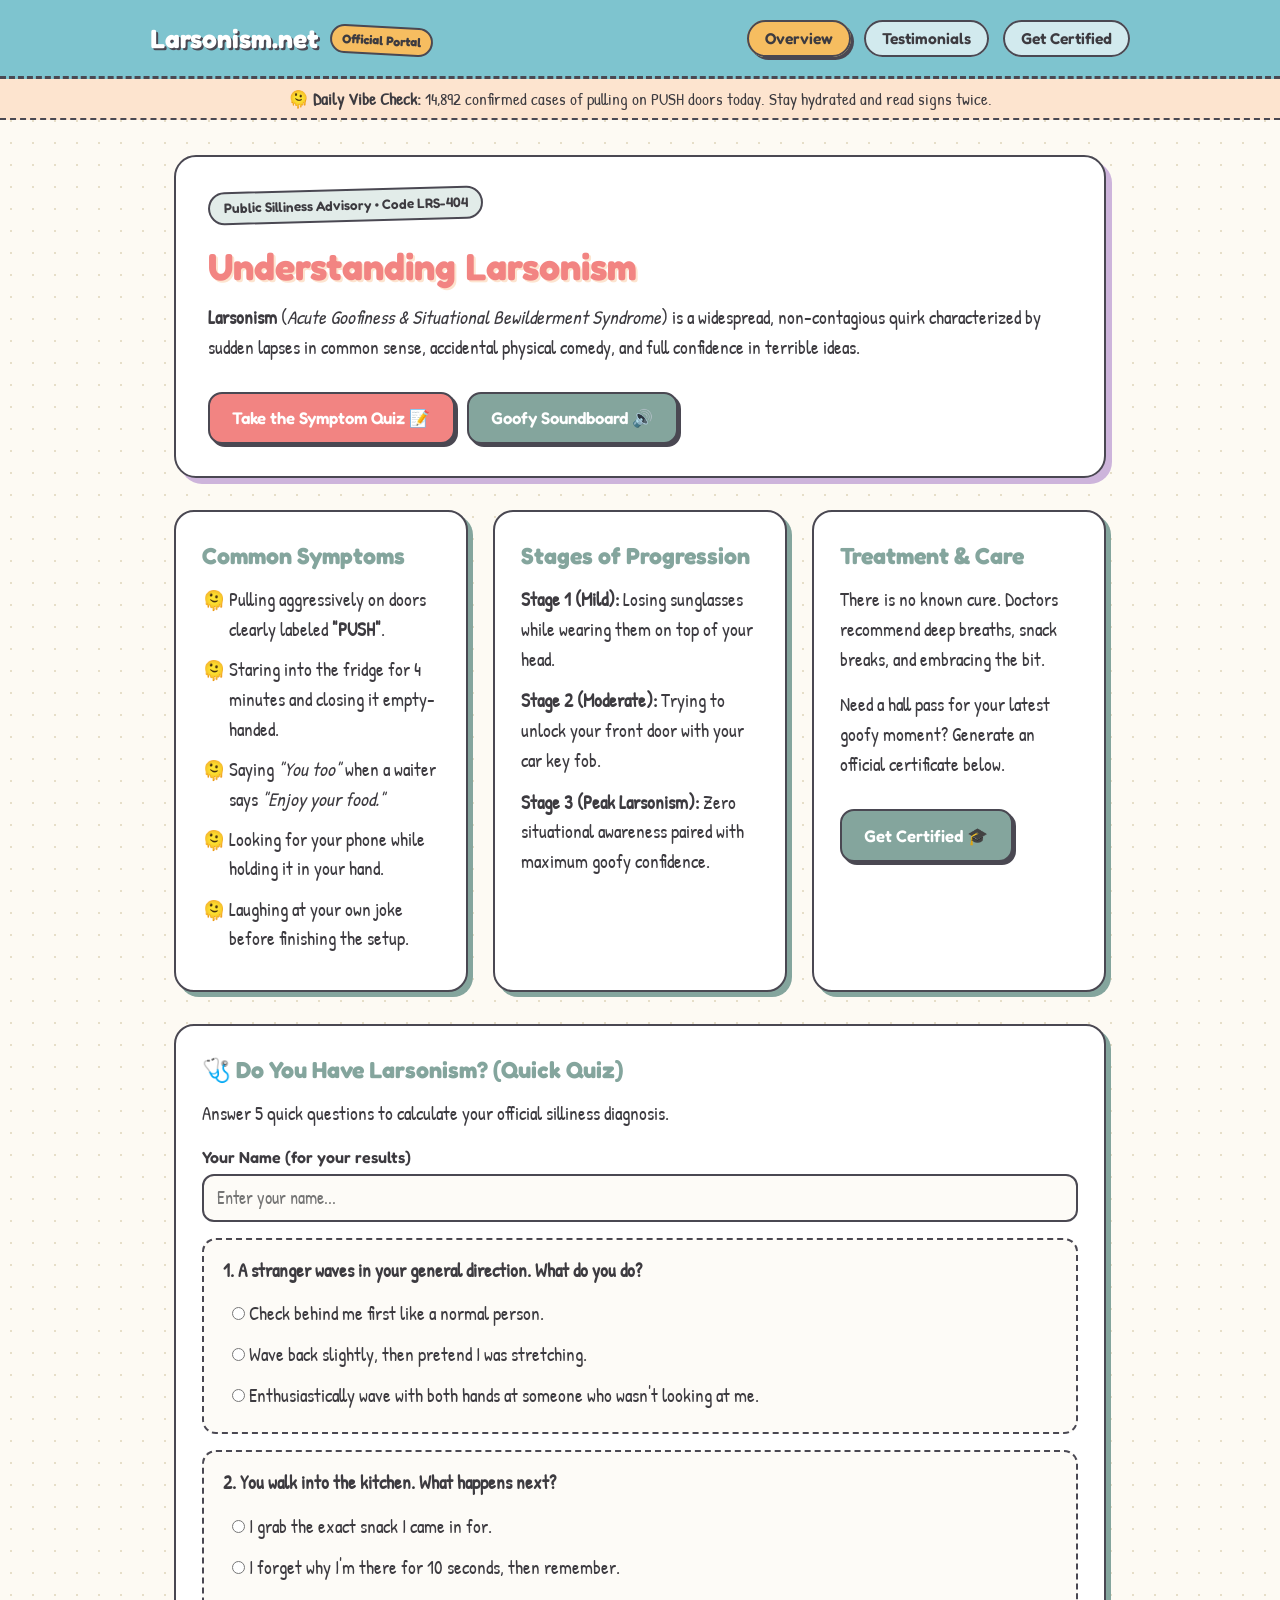
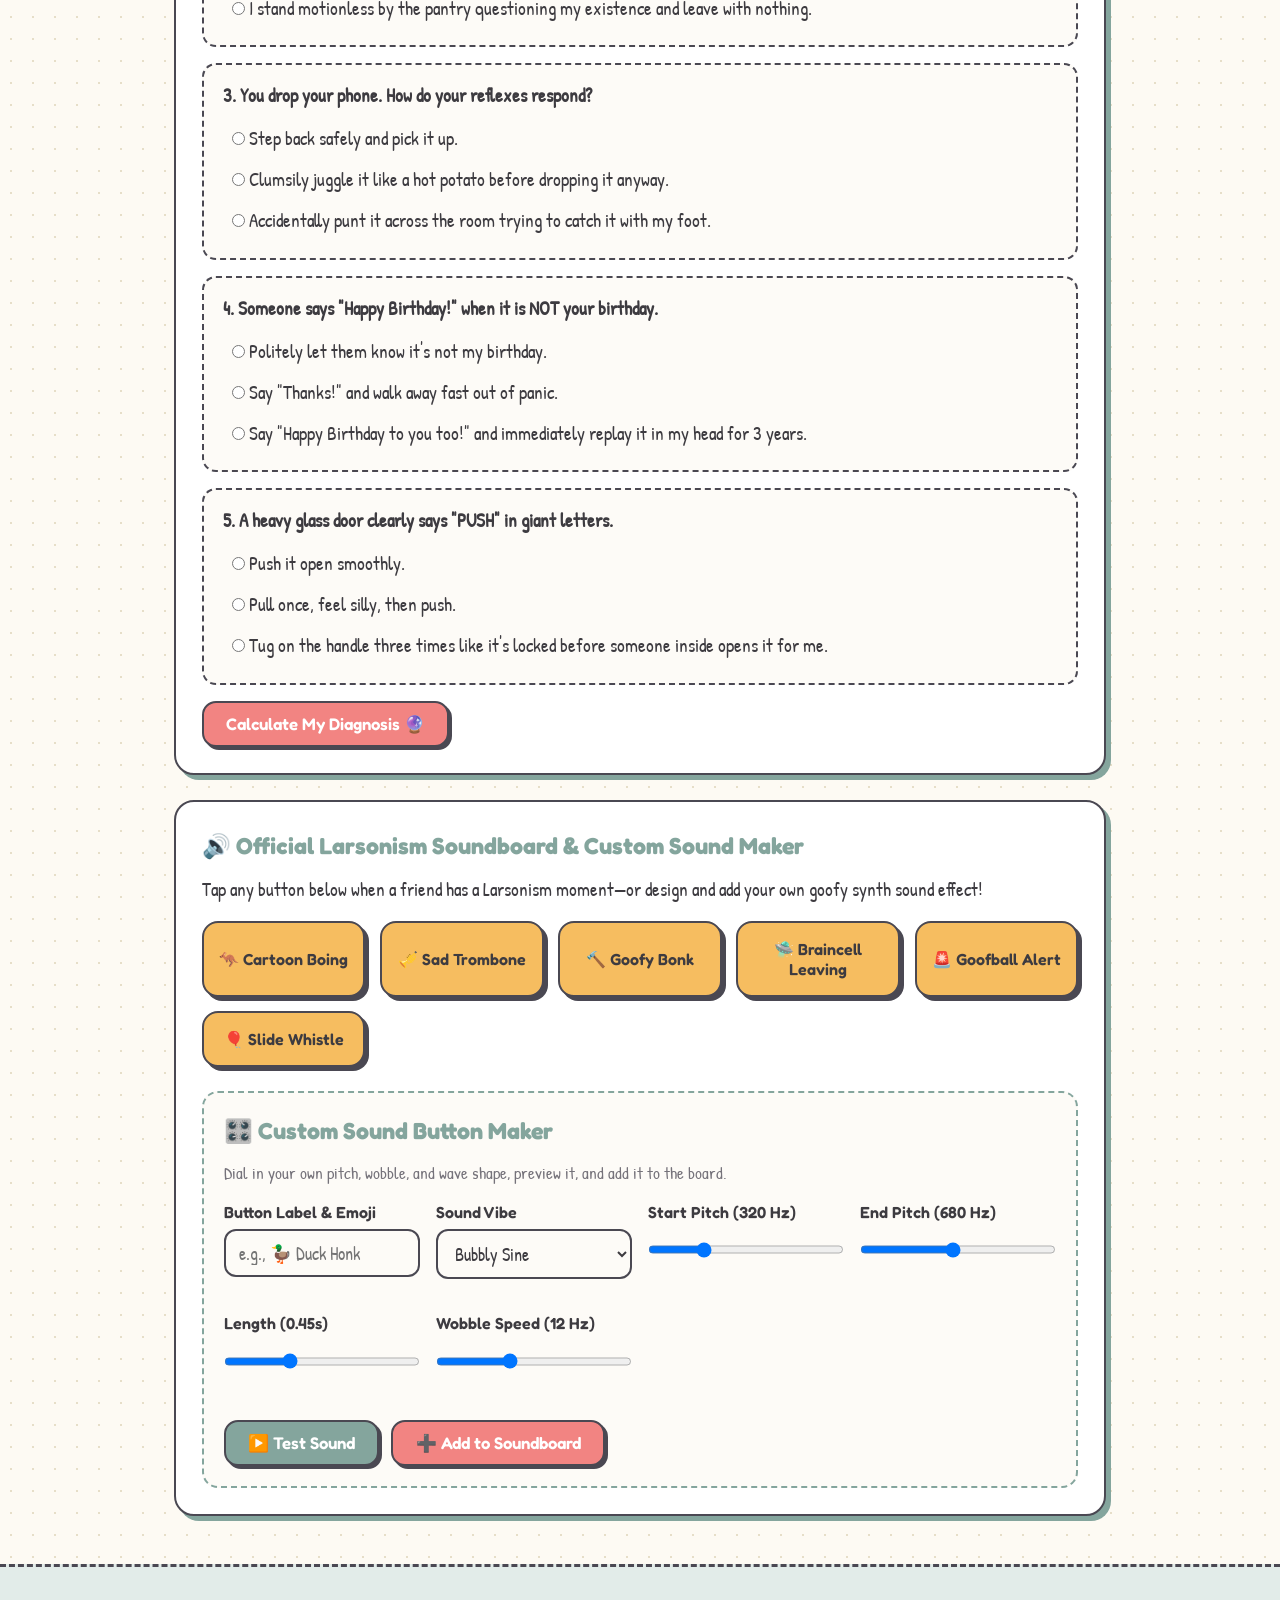
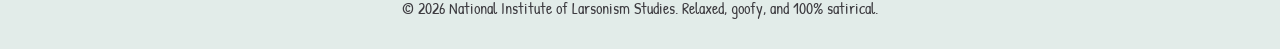
<file: index.html>
<!DOCTYPE html>
<html lang="en">
<head>
  <meta charset="UTF-8">
  <meta name="viewport" content="width=device-width, initial-scale=1.0">
  <title>Larsonism Research Institute | Home</title>
  <link rel="stylesheet" href="style.css?v=3">
</head>
<body>

  <header>
    <div class="nav-container">
      <a href="index.html" class="logo">Larsonism.net <span>Official Portal</span></a>
      <nav>
        <a href="index.html" class="active">Overview</a>
        <a href="testimonials.html">Testimonials</a>
        <a href="certificate.html">Get Certified</a>
      </nav>
    </div>
  </header>

  <div class="ticker-bar">
    🫠 <strong>Daily Vibe Check:</strong> 14,892 confirmed cases of pulling on PUSH doors today. Stay hydrated and read signs twice.
  </div>

  <main>
    <section class="hero">
      <span class="badge">Public Silliness Advisory • Code LRS-404</span>
      <h1>Understanding Larsonism</h1>
      <p>
        <strong>Larsonism</strong> (<em>Acute Goofiness &amp; Situational Bewilderment Syndrome</em>) is a widespread, non-contagious quirk characterized by sudden lapses in common sense, accidental physical comedy, and full confidence in terrible ideas.
      </p>
      <br>
      <a href="#quizSection" class="btn btn-accent">Take the Symptom Quiz 📝</a>
      <a href="#soundboardSection" class="btn" style="margin-left: 0.5rem;">Goofy Soundboard 🔊</a>
    </section>

    <div class="grid">
      <div class="card">
        <h3>Common Symptoms</h3>
        <ul class="symptoms">
          <li>Pulling aggressively on doors clearly labeled <strong>"PUSH"</strong>.</li>
          <li>Staring into the fridge for 4 minutes and closing it empty-handed.</li>
          <li>Saying <em>"You too"</em> when a waiter says <em>"Enjoy your food."</em></li>
          <li>Looking for your phone while holding it in your hand.</li>
          <li>Laughing at your own joke before finishing the setup.</li>
        </ul>
      </div>

      <div class="card">
        <h3>Stages of Progression</h3>
        <p style="margin-bottom: 0.75rem;"><strong>Stage 1 (Mild):</strong> Losing sunglasses while wearing them on top of your head.</p>
        <p style="margin-bottom: 0.75rem;"><strong>Stage 2 (Moderate):</strong> Trying to unlock your front door with your car key fob.</p>
        <p><strong>Stage 3 (Peak Larsonism):</strong> Zero situational awareness paired with maximum goofy confidence.</p>
      </div>

      <div class="card">
        <h3>Treatment &amp; Care</h3>
        <p style="margin-bottom: 1rem;">
          There is no known cure. Doctors recommend deep breaths, snack breaks, and embracing the bit.
        </p>
        <p>
          Need a hall pass for your latest goofy moment? Generate an official certificate below.
        </p>
        <br>
        <a href="certificate.html" class="btn">Get Certified 🎓</a>
      </div>
    </div>

    <!-- Interactive Symptom Quiz -->
    <section class="card" id="quizSection">
      <h2>🩺 Do You Have Larsonism? (Quick Quiz)</h2>
      <p style="margin-bottom: 1rem;">Answer 5 quick questions to calculate your official silliness diagnosis.</p>

      <form id="larsonQuiz">
        <div class="form-group">
          <label for="quizUserName">Your Name (for your results)</label>
          <input type="text" id="quizUserName" placeholder="Enter your name..." required>
        </div>

        <div class="quiz-question">
          <p>1. A stranger waves in your general direction. What do you do?</p>
          <div class="quiz-options">
            <label><input type="radio" name="q1" value="0" required> Check behind me first like a normal person.</label>
            <label><input type="radio" name="q1" value="1"> Wave back slightly, then pretend I was stretching.</label>
            <label><input type="radio" name="q1" value="2"> Enthusiastically wave with both hands at someone who wasn't looking at me.</label>
          </div>
        </div>

        <div class="quiz-question">
          <p>2. You walk into the kitchen. What happens next?</p>
          <div class="quiz-options">
            <label><input type="radio" name="q2" value="0" required> I grab the exact snack I came in for.</label>
            <label><input type="radio" name="q2" value="1"> I forget why I'm there for 10 seconds, then remember.</label>
            <label><input type="radio" name="q2" value="2"> I stand motionless by the pantry questioning my existence and leave with nothing.</label>
          </div>
        </div>

        <div class="quiz-question">
          <p>3. You drop your phone. How do your reflexes respond?</p>
          <div class="quiz-options">
            <label><input type="radio" name="q3" value="0" required> Step back safely and pick it up.</label>
            <label><input type="radio" name="q3" value="1"> Clumsily juggle it like a hot potato before dropping it anyway.</label>
            <label><input type="radio" name="q3" value="2"> Accidentally punt it across the room trying to catch it with my foot.</label>
          </div>
        </div>

        <div class="quiz-question">
          <p>4. Someone says "Happy Birthday!" when it is NOT your birthday.</p>
          <div class="quiz-options">
            <label><input type="radio" name="q4" value="0" required> Politely let them know it's not my birthday.</label>
            <label><input type="radio" name="q4" value="1"> Say "Thanks!" and walk away fast out of panic.</label>
            <label><input type="radio" name="q4" value="2"> Say "Happy Birthday to you too!" and immediately replay it in my head for 3 years.</label>
          </div>
        </div>

        <div class="quiz-question">
          <p>5. A heavy glass door clearly says "PUSH" in giant letters.</p>
          <div class="quiz-options">
            <label><input type="radio" name="q5" value="0" required> Push it open smoothly.</label>
            <label><input type="radio" name="q5" value="1"> Pull once, feel silly, then push.</label>
            <label><input type="radio" name="q5" value="2"> Tug on the handle three times like it's locked before someone inside opens it for me.</label>
          </div>
        </div>

        <button type="submit" class="btn btn-accent">Calculate My Diagnosis 🔮</button>
      </form>

      <div class="quiz-result-box" id="quizResult">
        <h3 id="resultTitle" style="color: var(--primary); margin-bottom: 0.4rem;"></h3>
        <p id="resultDesc" style="margin-bottom: 1rem;"></p>
        <a id="claimCertLink" href="certificate.html" class="btn">Claim My Official Certificate 📜</a>
      </div>
    </section>

    <!-- Goofy Soundboard + Custom Sound Maker -->
    <section class="card" id="soundboardSection">
      <h2>🔊 Official Larsonism Soundboard &amp; Custom Sound Maker</h2>
      <p>Tap any button below when a friend has a Larsonism moment—or design and add your own goofy synth sound effect!</p>

      <div class="sound-grid" id="soundGrid">
        <button type="button" class="sound-btn" onclick="playPreset('boing')">🦘 Cartoon Boing</button>
        <button type="button" class="sound-btn" onclick="playPreset('sadTrombone')">🎺 Sad Trombone</button>
        <button type="button" class="sound-btn" onclick="playPreset('bonk')">🔨 Goofy Bonk</button>
        <button type="button" class="sound-btn" onclick="playPreset('ufo')">🛸 Braincell Leaving</button>
        <button type="button" class="sound-btn" onclick="playPreset('alert')">🚨 Goofball Alert</button>
        <button type="button" class="sound-btn" onclick="playPreset('slideUp')">🎈 Slide Whistle</button>
      </div>

      <div class="maker-panel">
        <h3>🎛️ Custom Sound Button Maker</h3>
        <p style="font-size: 1.05rem; color: var(--muted);">Dial in your own pitch, wobble, and wave shape, preview it, and add it to the board.</p>

        <div class="maker-controls">
          <div class="form-group">
            <label for="customSoundName">Button Label &amp; Emoji</label>
            <input type="text" id="customSoundName" placeholder="e.g., 🦆 Duck Honk" maxlength="24">
          </div>
          <div class="form-group">
            <label for="waveType">Sound Vibe</label>
            <select id="waveType">
              <option value="sine">Bubbly Sine</option>
              <option value="triangle">Soft Kazoo (Triangle)</option>
              <option value="sawtooth">Buzzy Horn (Sawtooth)</option>
              <option value="square">8-Bit Retro (Square)</option>
            </select>
          </div>
          <div class="form-group">
            <label for="startFreq">Start Pitch (<span id="startFreqVal">320</span> Hz)</label>
            <input type="range" id="startFreq" min="80" max="1200" value="320" oninput="document.getElementById('startFreqVal').textContent=this.value">
          </div>
          <div class="form-group">
            <label for="endFreq">End Pitch (<span id="endFreqVal">680</span> Hz)</label>
            <input type="range" id="endFreq" min="60" max="1400" value="680" oninput="document.getElementById('endFreqVal').textContent=this.value">
          </div>
          <div class="form-group">
            <label for="durationRange">Length (<span id="durVal">0.45</span>s)</label>
            <input type="range" id="durationRange" min="0.15" max="1.2" step="0.05" value="0.45" oninput="document.getElementById('durVal').textContent=this.value">
          </div>
          <div class="form-group">
            <label for="wobbleAmount">Wobble Speed (<span id="wobbleVal">12</span> Hz)</label>
            <input type="range" id="wobbleAmount" min="0" max="35" value="12" oninput="document.getElementById('wobbleVal').textContent=this.value">
          </div>
        </div>

        <button type="button" class="btn" onclick="previewCustomSound()">▶️ Test Sound</button>
        <button type="button" class="btn btn-accent" onclick="addCustomSound()" style="margin-left: 0.5rem;">➕ Add to Soundboard</button>
      </div>
    </section>
  </main>

  <footer>
    &copy; 2026 National Institute of Larsonism Studies. Relaxed, goofy, and 100% satirical.
  </footer>

  <script>
    // --- QUIZ LOGIC ---
    document.getElementById("larsonQuiz").addEventListener("submit", function(e) {
      e.preventDefault();
      const name = document.getElementById("quizUserName").value.trim() || "Goofball";
      let score = 0;
      for (let i = 1; i <= 5; i++) {
        const picked = document.querySelector(`input[name="q${i}"]:checked`);
        if (picked) score += parseInt(picked.value, 10);
      }

      let stage = "Stage 1 — Mild";
      let symptom = "Occasional Refrigerator Staring";
      let summary = `Score: ${score}/10. You exhibit mild Larsonism—mostly harmless, slightly spacey, and prone to waving at strangers.`;

      if (score >= 4 && score <= 7) {
        stage = "Stage 2 — Moderate";
        symptom = "Chronic Push/Pull Door Confusion";
        summary = `Score: ${score}/10. Classic Moderate Larsonism! You regularly say "You too" to service workers and misplace items you are actively holding.`;
      } else if (score >= 8) {
        stage = "Stage 3 — Peak Larsonism";
        symptom = "Terminal Goofiness & Zero Spatial Awareness";
        summary = `Score: ${score}/10. Extraordinary! You are operating at Peak Larsonism. Please download your certificate immediately for public safety.`;
      }

      document.getElementById("resultTitle").textContent = `${name}: ${stage}`;
      document.getElementById("resultDesc").textContent = summary;

      const params = new URLSearchParams({
        name: name,
        stage: stage,
        symptom: symptom
      });
      document.getElementById("claimCertLink").href = `certificate.html?${params.toString()}`;
      document.getElementById("quizResult").style.display = "block";
    });

    // --- WEB AUDIO SOUNDBOARD & CUSTOM MAKER ---
    let audioCtx = null;
    function getAudioCtx() {
      if (!audioCtx) {
        audioCtx = new (window.AudioContext || window.webkitAudioContext)();
      }
      if (audioCtx.state === "suspended") {
        audioCtx.resume();
      }
      return audioCtx;
    }

    function playSynth({ type = "sine", startFreq = 300, endFreq = 600, duration = 0.4, wobble = 0 }) {
      const ctx = getAudioCtx();
      const now = ctx.currentTime;

      const osc = ctx.createOscillator();
      const gain = ctx.createGain();
      osc.type = type;
      osc.frequency.setValueAtTime(startFreq, now);
      osc.frequency.exponentialRampToValueAtTime(Math.max(20, endFreq), now + duration);

      if (wobble > 0) {
        const lfo = ctx.createOscillator();
        const lfoGain = ctx.createGain();
        lfo.frequency.value = wobble;
        lfoGain.gain.value = 35;
        lfo.connect(lfoGain);
        lfoGain.connect(osc.frequency);
        lfo.start(now);
        lfo.stop(now + duration);
      }

      gain.gain.setValueAtTime(0.28, now);
      gain.gain.exponentialRampToValueAtTime(0.001, now + duration);

      osc.connect(gain);
      gain.connect(ctx.destination);
      osc.start(now);
      osc.stop(now + duration);
    }

    function playPreset(name) {
      if (name === "boing") {
        playSynth({ type: "sine", startFreq: 160, endFreq: 540, duration: 0.55, wobble: 18 });
      } else if (name === "bonk") {
        playSynth({ type: "triangle", startFreq: 380, endFreq: 95, duration: 0.25, wobble: 0 });
      } else if (name === "ufo") {
        playSynth({ type: "sine", startFreq: 750, endFreq: 190, duration: 0.85, wobble: 14 });
      } else if (name === "slideUp") {
        playSynth({ type: "sine", startFreq: 240, endFreq: 1150, duration: 0.6, wobble: 4 });
      } else if (name === "alert") {
        playSynth({ type: "square", startFreq: 520, endFreq: 780, duration: 0.2, wobble: 0 });
        setTimeout(() => playSynth({ type: "square", startFreq: 520, endFreq: 780, duration: 0.25, wobble: 0 }), 220);
      } else if (name === "sadTrombone") {
        const notes = [311, 293, 277, 261];
        notes.forEach((freq, idx) => {
          setTimeout(() => {
            playSynth({
              type: "sawtooth",
              startFreq: freq,
              endFreq: idx === 3 ? freq * 0.82 : freq * 0.98,
              duration: idx === 3 ? 0.65 : 0.26,
              wobble: idx === 3 ? 9 : 0
            });
          }, idx * 280);
        });
      }
    }

    function getCustomParams() {
      return {
        label: document.getElementById("customSoundName").value.trim() || "🤪 Mystery Goof",
        type: document.getElementById("waveType").value,
        startFreq: Number(document.getElementById("startFreq").value),
        endFreq: Number(document.getElementById("endFreq").value),
        duration: Number(document.getElementById("durationRange").value),
        wobble: Number(document.getElementById("wobbleAmount").value)
      };
    }

    function previewCustomSound() {
      playSynth(getCustomParams());
    }

    const CUSTOM_SOUNDS_KEY = "larsonism_custom_sounds_v1";

    function renderCustomButtons() {
      const grid = document.getElementById("soundGrid");
      grid.querySelectorAll(".custom-added").forEach(el => el.remove());

      const saved = JSON.parse(localStorage.getItem(CUSTOM_SOUNDS_KEY) || "[]");
      saved.forEach(sound => {
        const btn = document.createElement("button");
        btn.type = "button";
        btn.className = "sound-btn custom-added";
        btn.style.background = "#fde4cf";
        btn.textContent = sound.label;
        btn.onclick = () => playSynth(sound);
        grid.appendChild(btn);
      });
    }

    function addCustomSound() {
      const sound = getCustomParams();
      playSynth(sound);
      const saved = JSON.parse(localStorage.getItem(CUSTOM_SOUNDS_KEY) || "[]");
      saved.push(sound);
      localStorage.setItem(CUSTOM_SOUNDS_KEY, JSON.stringify(saved));
      renderCustomButtons();
      document.getElementById("customSoundName").value = "";
    }

    renderCustomButtons();
  </script>

</body>
</html>
</file>
<file: style.css>
@import url('https://fonts.googleapis.com/css2?family=Fredoka:wght@500;600;700&family=Patrick+Hand&display=swap');

:root {
  --bg: #fdfaf3;
  --dots: #e6dec8;
  --card-bg: #ffffff;
  --header-bg: #7ec4cf;
  --primary: #f28482;
  --secondary: #84a59d;
  --accent: #f6bd60;
  --lavender: #cdb4db;
  --text: #3d3b40;
  --muted: #75727a;
  --border: #4a4852;
}

* {
  box-sizing: border-box;
  margin: 0;
  padding: 0;
}

body {
  font-family: 'Patrick Hand', cursive, sans-serif;
  font-size: 1.2rem;
  background-color: var(--bg);
  background-image: radial-gradient(var(--dots) 1.5px, transparent 1.5px);
  background-size: 22px 22px;
  color: var(--text);
  line-height: 1.55;
}

h1, h2, h3, .logo, .btn, .sound-btn {
  font-family: 'Fredoka', sans-serif;
}

/* Header & Navigation */
header {
  background-color: var(--header-bg);
  color: var(--text);
  padding: 1.1rem 2rem;
  border-bottom: 3px dashed var(--border);
}

.nav-container {
  max-width: 980px;
  margin: 0 auto;
  display: flex;
  justify-content: space-between;
  align-items: center;
  flex-wrap: wrap;
  gap: 1rem;
}

.logo {
  font-size: 1.65rem;
  font-weight: 700;
  text-decoration: none;
  color: #ffffff;
  text-shadow: 2px 2px 0 var(--border);
  display: inline-block;
  transition: transform 0.25s ease;
}

.logo:hover {
  transform: rotate(-3deg) scale(1.04);
}

.logo span {
  background: var(--accent);
  color: var(--text);
  text-shadow: none;
  font-size: 0.78rem;
  padding: 3px 10px;
  border: 2px solid var(--border);
  border-radius: 999px;
  vertical-align: middle;
  margin-left: 6px;
  display: inline-block;
  transform: rotate(3deg);
}

nav a {
  color: var(--text);
  background: rgba(255, 255, 255, 0.65);
  text-decoration: none;
  margin-left: 0.6rem;
  font-family: 'Fredoka', sans-serif;
  font-weight: 600;
  font-size: 0.98rem;
  padding: 0.45rem 1rem;
  border-radius: 999px;
  border: 2px solid var(--border);
  transition: all 0.2s ease;
}

nav a:hover,
nav a.active {
  background: var(--accent);
  box-shadow: 3px 3px 0 var(--border);
  transform: translateY(-2px) rotate(-1deg);
}

/* Ticker Bar */
.ticker-bar {
  background: #fde4cf;
  border-bottom: 2.5px dashed var(--border);
  padding: 0.4rem 1rem;
  text-align: center;
  font-size: 1.05rem;
  color: var(--text);
}

/* Main Layout */
main {
  max-width: 980px;
  margin: 2.2rem auto;
  padding: 0 1.5rem;
}

.hero {
  background: var(--card-bg);
  border: 2.5px solid var(--border);
  box-shadow: 6px 6px 0 var(--lavender);
  padding: 2rem;
  border-radius: 22px;
  margin-bottom: 2rem;
}

.hero h1 {
  color: var(--primary);
  font-size: 2.35rem;
  text-shadow: 2px 2px 0 #fde4cf;
  margin-bottom: 0.5rem;
}

.badge {
  display: inline-block;
  background: #e2ece9;
  color: var(--text);
  border: 2px solid var(--border);
  font-family: 'Fredoka', sans-serif;
  font-weight: 600;
  font-size: 0.85rem;
  padding: 0.25rem 0.85rem;
  border-radius: 999px;
  margin-bottom: 0.9rem;
  transform: rotate(-1.5deg);
}

.grid {
  display: grid;
  grid-template-columns: repeat(auto-fit, minmax(280px, 1fr));
  gap: 1.6rem;
  margin-bottom: 2rem;
}

.card {
  background: var(--card-bg);
  padding: 1.6rem;
  border-radius: 20px;
  border: 2.5px solid var(--border);
  box-shadow: 5px 5px 0 var(--secondary);
  transition: transform 0.25s ease;
  margin-bottom: 1.6rem;
}

.grid .card {
  margin-bottom: 0;
}

.card:hover {
  transform: translateY(-3px) rotate(0.4deg);
}

.card h2, .card h3 {
  color: var(--secondary);
  font-size: 1.45rem;
  margin-bottom: 0.7rem;
}

ul.symptoms {
  list-style: none;
}

ul.symptoms li {
  margin-bottom: 0.65rem;
  padding-left: 1.7rem;
  position: relative;
}

ul.symptoms li::before {
  content: "🫠";
  position: absolute;
  left: 0;
  top: 1px;
}

/* Buttons */
.btn {
  display: inline-block;
  background: var(--secondary);
  color: #fff;
  padding: 0.7rem 1.4rem;
  border: 2.5px solid var(--border);
  border-radius: 14px;
  font-size: 1.05rem;
  font-weight: 600;
  cursor: pointer;
  text-decoration: none;
  box-shadow: 3px 3px 0 var(--border);
  transition: transform 0.15s ease, box-shadow 0.15s ease, background 0.2s ease;
}

.btn:hover {
  background: var(--accent);
  color: var(--text);
  transform: translate(-2px, -2px);
  box-shadow: 5px 5px 0 var(--border);
}

.btn:active {
  transform: translate(1px, 1px);
  box-shadow: 1px 1px 0 var(--border);
}

.btn-accent {
  background: var(--primary);
}

.btn-accent:hover {
  background: var(--lavender);
  color: var(--text);
}

/* Quiz Styling */
.quiz-question {
  background: #fdfbf7;
  border: 2px dashed var(--border);
  border-radius: 14px;
  padding: 1rem 1.2rem;
  margin-bottom: 1rem;
}

.quiz-question p {
  font-weight: 700;
  margin-bottom: 0.5rem;
  color: var(--text);
}

.quiz-options label {
  display: block;
  padding: 0.35rem 0.6rem;
  border-radius: 8px;
  cursor: pointer;
  transition: background 0.15s;
}

.quiz-options label:hover {
  background: #fde4cf;
}

.quiz-result-box {
  display: none;
  margin-top: 1.25rem;
  padding: 1.25rem;
  background: #e2ece9;
  border: 2.5px solid var(--border);
  border-radius: 16px;
}

/* Soundboard & Maker Styling */
.sound-grid {
  display: grid;
  grid-template-columns: repeat(auto-fit, minmax(150px, 1fr));
  gap: 0.9rem;
  margin: 1rem 0 1.5rem;
}

.sound-btn {
  background: var(--accent);
  color: var(--text);
  border: 2.5px solid var(--border);
  border-radius: 16px;
  padding: 1rem 0.75rem;
  font-size: 1rem;
  font-weight: 600;
  cursor: pointer;
  box-shadow: 4px 4px 0 var(--border);
  transition: transform 0.1s, background 0.15s;
  text-align: center;
}

.sound-btn:hover {
  background: var(--lavender);
  transform: translateY(-2px);
}

.sound-btn:active {
  transform: translate(2px, 2px);
  box-shadow: 1px 1px 0 var(--border);
}

.maker-panel {
  background: #fdfbf7;
  border: 2.5px dashed var(--secondary);
  border-radius: 16px;
  padding: 1.25rem;
  margin-top: 1rem;
}

.maker-controls {
  display: grid;
  grid-template-columns: repeat(auto-fit, minmax(180px, 1fr));
  gap: 1rem;
  margin: 0.85rem 0;
}

/* Forms */
.form-group {
  margin-bottom: 1rem;
}

.form-group label {
  display: block;
  font-family: 'Fredoka', sans-serif;
  font-weight: 600;
  font-size: 1rem;
  margin-bottom: 0.3rem;
  color: var(--text);
}

.form-group input,
.form-group select,
.form-group textarea {
  width: 100%;
  padding: 0.65rem 0.85rem;
  border: 2.5px solid var(--border);
  border-radius: 12px;
  font-size: 1.1rem;
  font-family: inherit;
  background: #fdfbf7;
  color: var(--text);
}

.form-group input:focus,
.form-group select:focus,
.form-group textarea:focus {
  outline: none;
  background: #fffcf0;
  box-shadow: 4px 4px 0 var(--accent);
}

/* Testimonials */
.testimonial-card {
  box-shadow: 5px 5px 0 var(--lavender);
  margin-bottom: 1.2rem;
}

.testimonial-meta {
  font-size: 1rem;
  color: var(--muted);
  margin-top: 0.65rem;
}

/* Certificate Styling */
.certificate-wrapper {
  background: #fffdf7;
  border: 4px dashed var(--secondary);
  outline: 2.5px solid var(--border);
  padding: 3rem 2rem;
  text-align: center;
  border-radius: 24px;
  box-shadow: 8px 8px 0 var(--accent);
  margin-top: 2rem;
  position: relative;
  overflow: hidden;
}

.certificate-wrapper::after {
  content: "OFFICIALLY\Acertified silly";
  white-space: pre;
  position: absolute;
  top: 20px;
  right: 22px;
  background: #fde4cf;
  border: 2.5px solid var(--border);
  color: var(--primary);
  font-family: 'Fredoka', sans-serif;
  font-weight: 700;
  font-size: 0.8rem;
  padding: 0.4rem 0.75rem;
  border-radius: 12px;
  transform: rotate(10deg);
}

.certificate-wrapper h2 {
  font-size: 2.3rem;
  color: var(--primary);
  text-shadow: 2px 2px 0 #fde4cf;
  margin-bottom: 0.4rem;
}

.cert-subtitle {
  color: var(--muted);
  font-size: 1.15rem;
  margin-bottom: 1.4rem;
}

.cert-name {
  font-family: 'Fredoka', sans-serif;
  font-size: 2.4rem;
  font-weight: 700;
  color: var(--text);
  background: var(--accent);
  border: 2.5px solid var(--border);
  border-radius: 16px;
  display: inline-block;
  padding: 0.25rem 2rem;
  margin: 0.75rem 0;
  transform: rotate(-1.2deg);
}

.cert-details {
  max-width: 640px;
  margin: 1.5rem auto;
  font-size: 1.25rem;
}

.cert-footer {
  display: flex;
  justify-content: space-around;
  margin-top: 2.8rem;
  flex-wrap: wrap;
  gap: 1.5rem;
}

.sig-line {
  border-top: 2px dashed var(--border);
  padding-top: 0.4rem;
  width: 210px;
  font-size: 1rem;
  color: var(--muted);
}

footer {
  text-align: center;
  padding: 1.8rem 1rem;
  color: var(--text);
  font-size: 1rem;
  border-top: 3px dashed var(--border);
  background: #e2ece9;
  margin-top: 3rem;
}

@media print {
  header, .ticker-bar, .no-print, footer {
    display: none !important;
  }
  body {
    background: #fff;
  }
  .certificate-wrapper {
    box-shadow: none;
    margin: 0;
  }
}
</file>
